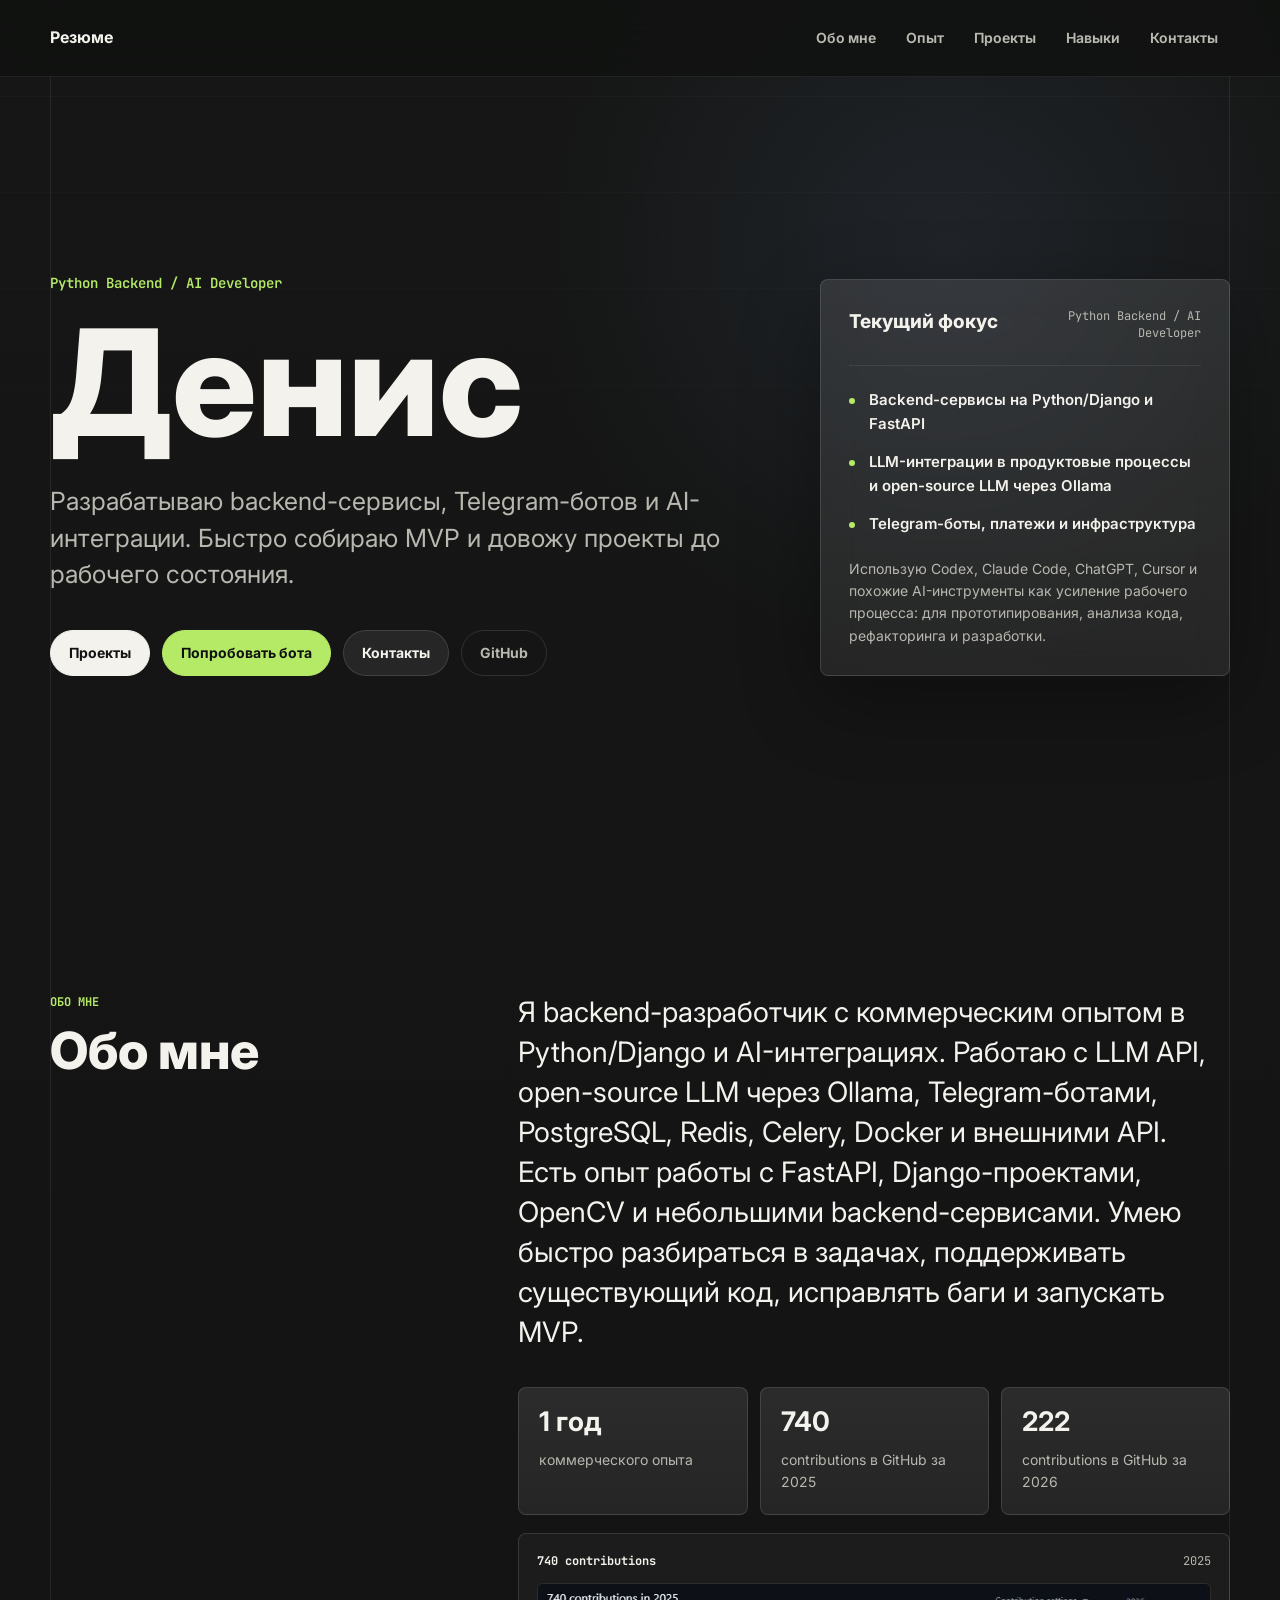
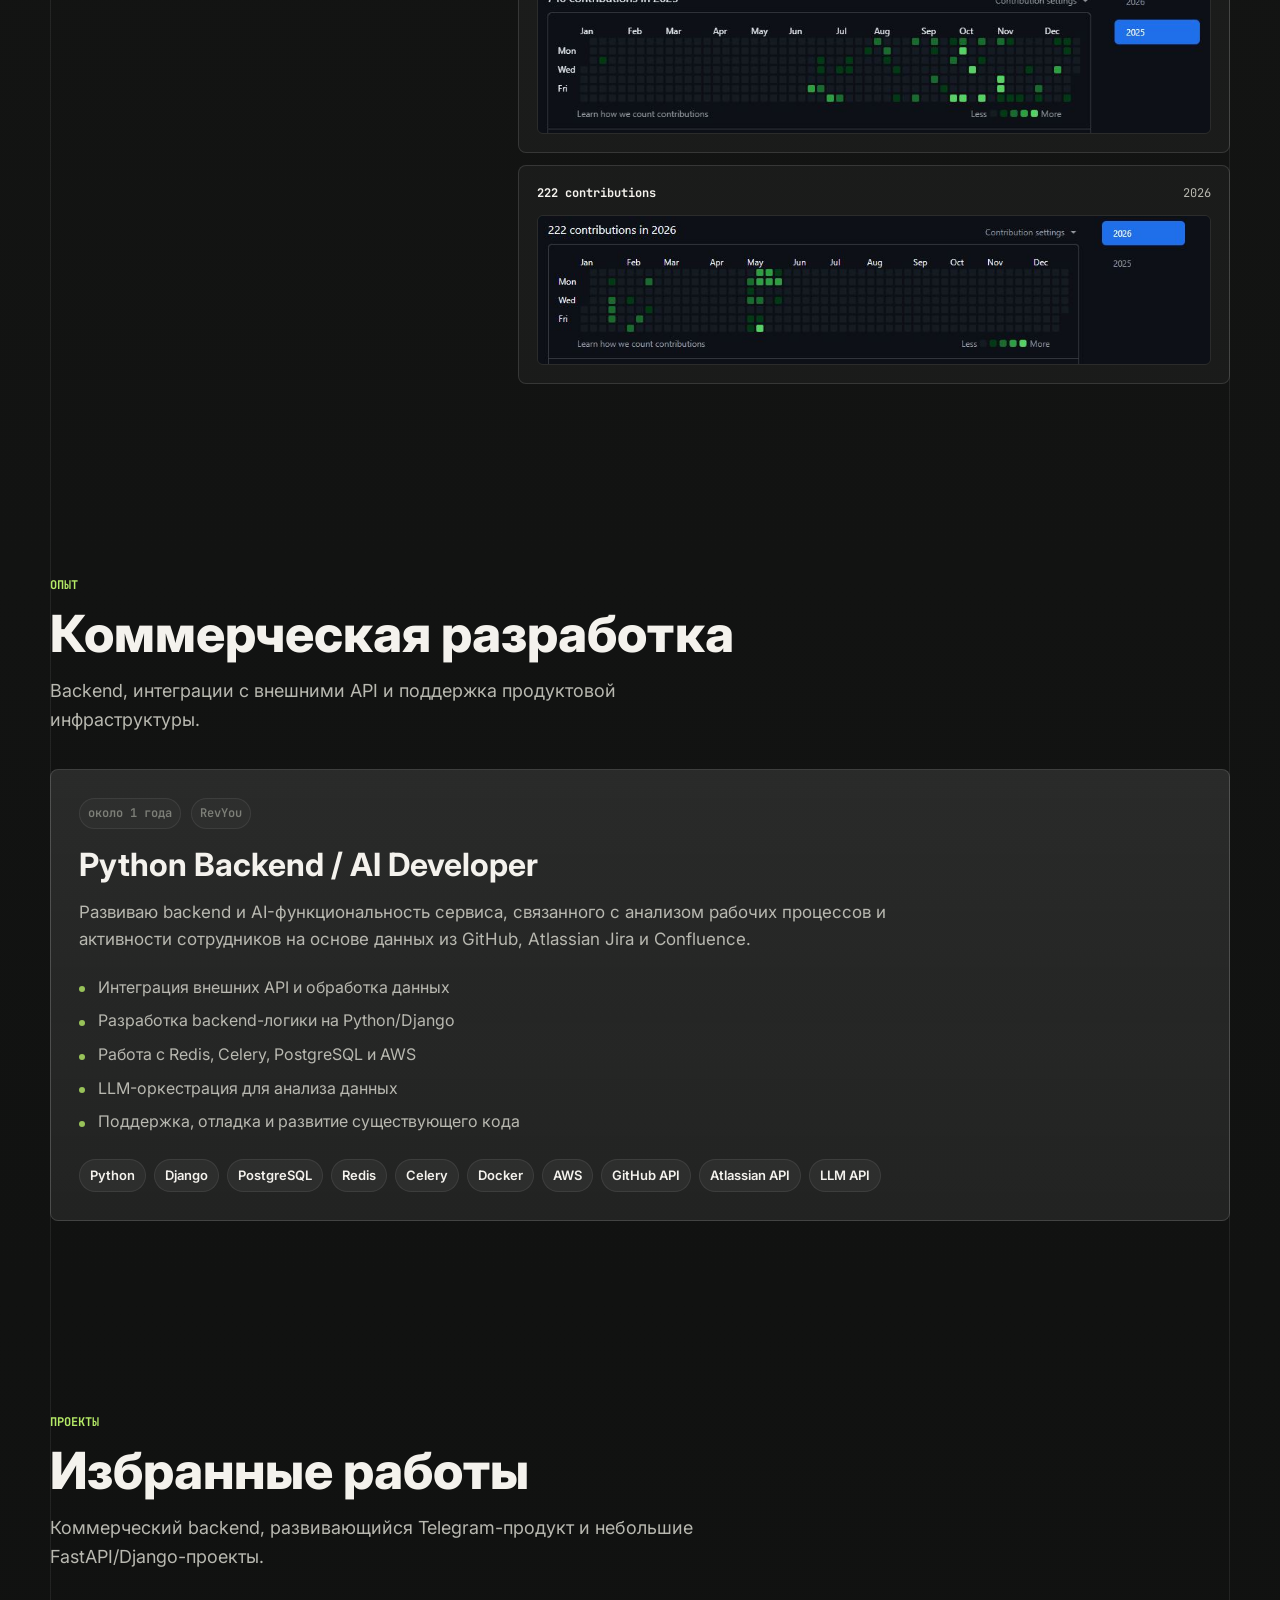
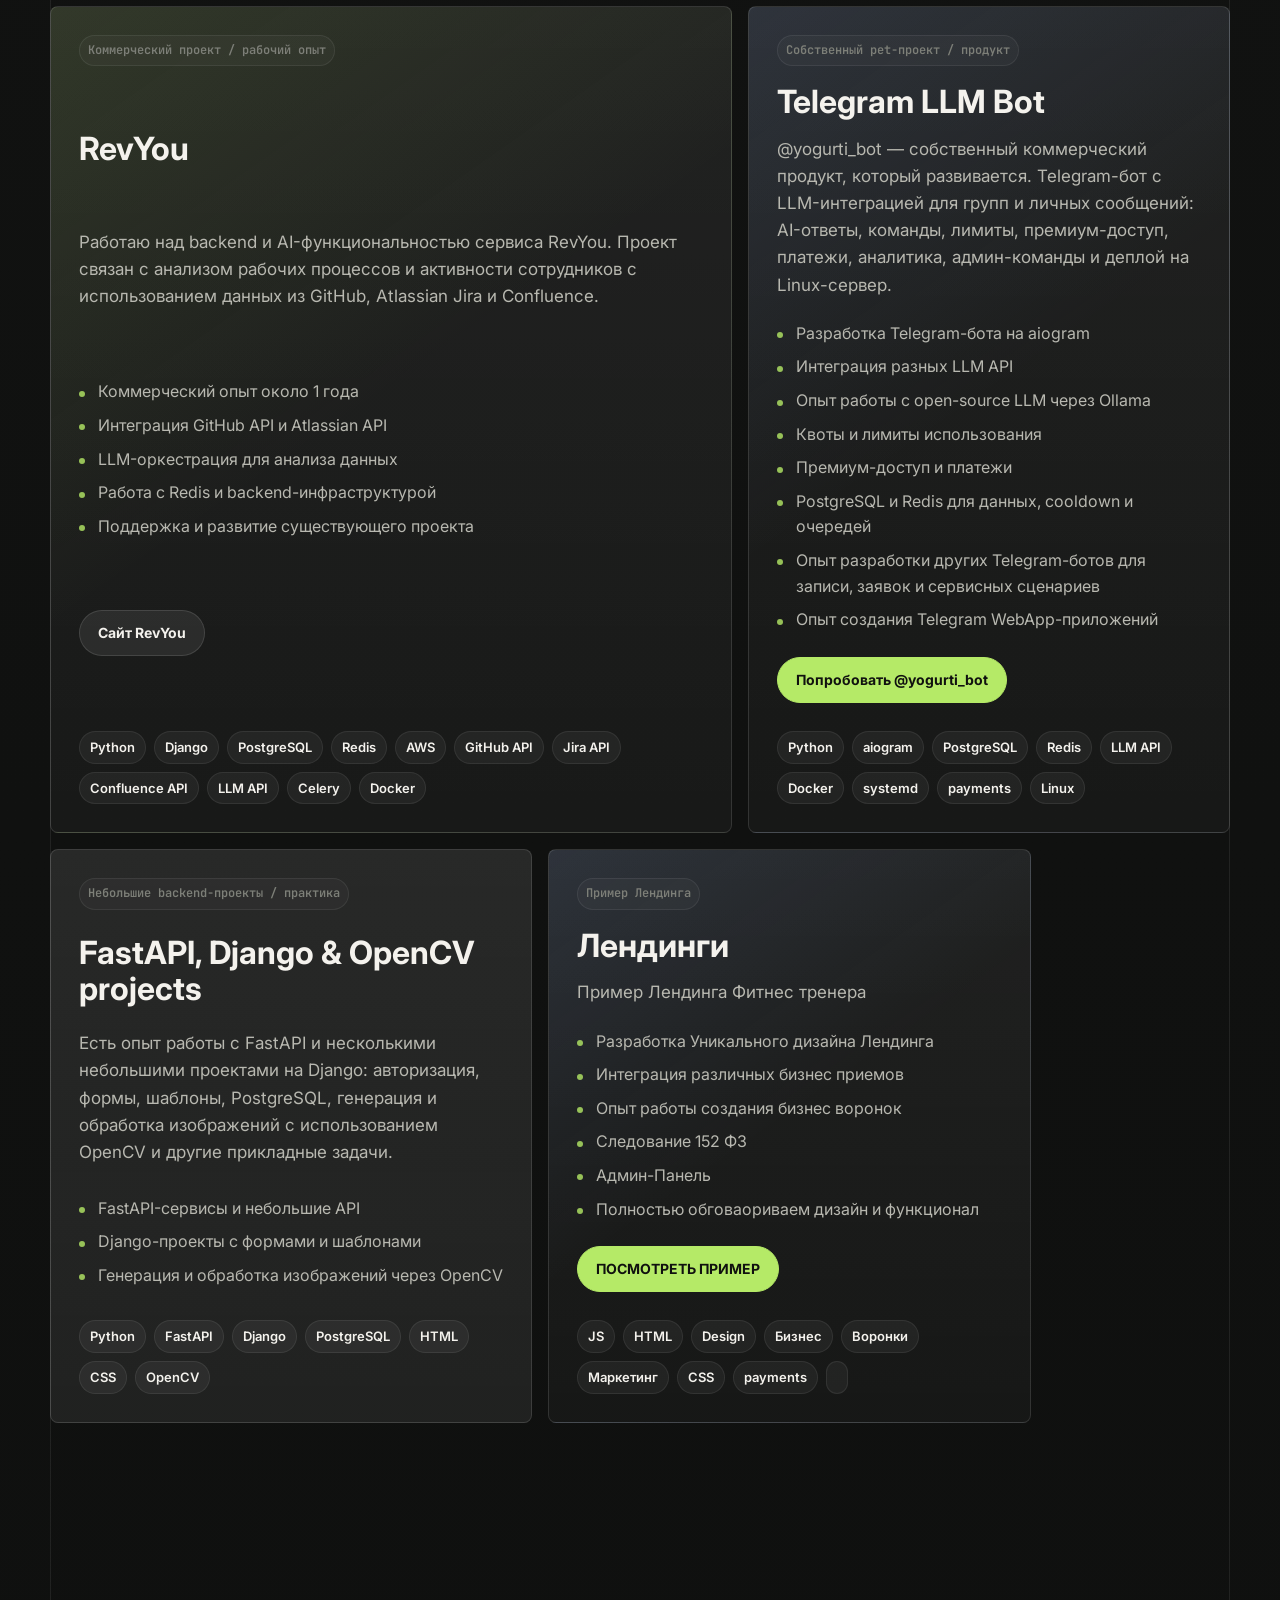
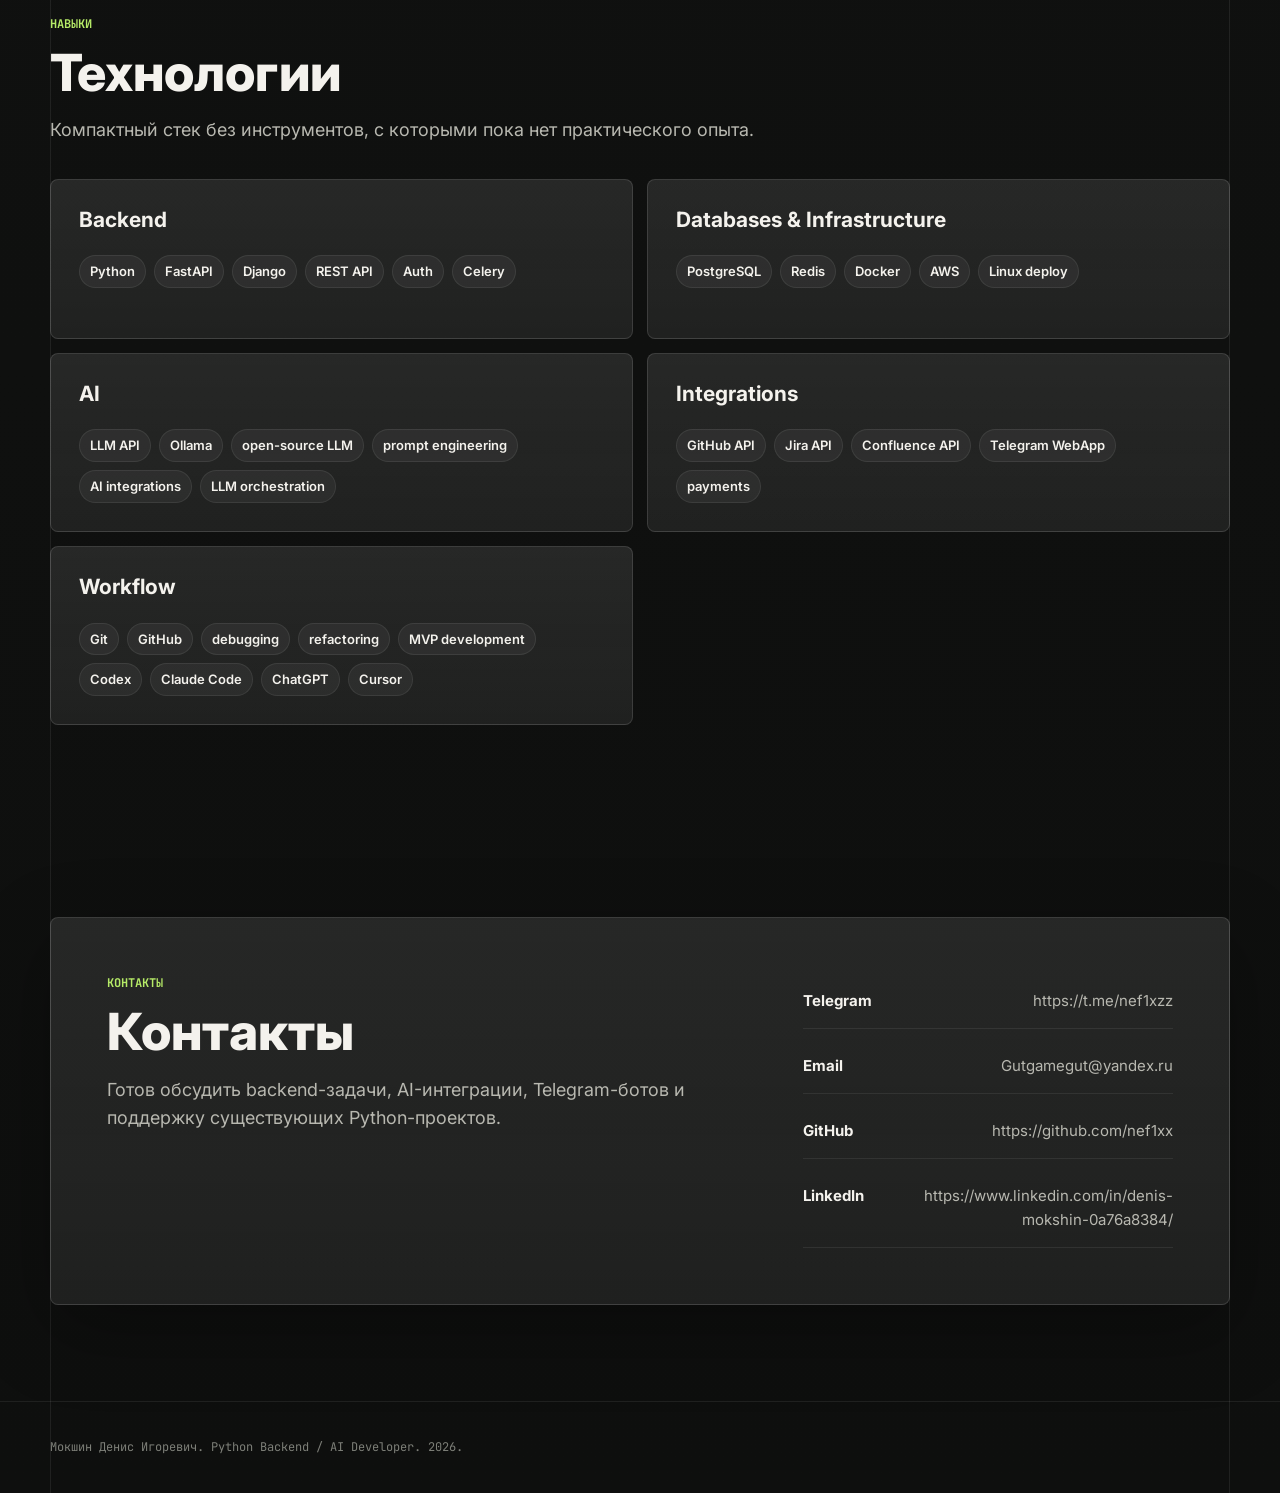
<file: index.html>
<!doctype html>
<html lang="ru">
  <head>
    <meta charset="utf-8">
    <meta name="viewport" content="width=device-width, initial-scale=1">
    <!-- Google tag (gtag.js) -->
    <script async src="https://www.googletagmanager.com/gtag/js?id=G-G2DSZB4EBX"></script>
    <script>
      window.dataLayer = window.dataLayer || [];
      function gtag(){dataLayer.push(arguments);}
      gtag('js', new Date());

      gtag('config', 'G-G2DSZB4EBX');
    </script>
    <meta name="description" content="Портфолио Python Backend / AI Developer">
    <title>Портфолио разработчика</title>
    <link rel="preconnect" href="https://fonts.googleapis.com">
    <link rel="preconnect" href="https://fonts.gstatic.com" crossorigin>
    <link href="https://fonts.googleapis.com/css2?family=Inter:wght@400;500;600;700;800&family=JetBrains+Mono:wght@500;600&display=swap" rel="stylesheet">
    <link rel="stylesheet" href="assets/css/style.css">
  </head>
  <body>
    <a class="skip-link" href="#main">К содержанию</a>

    <header class="site-header" data-header>
      <div class="container header-inner">
        <a class="brand" href="#hero" aria-label="На главную">
          <span class="brand-mark" data-brand-mark></span>
          <span class="brand-text" data-brand-text></span>
        </a>

        <button class="menu-button" type="button" data-menu-button aria-expanded="false" aria-controls="site-nav">
          <span></span>
          <span></span>
          <span></span>
          <span class="sr-only">Открыть меню</span>
        </button>

        <nav class="site-nav" id="site-nav" data-nav></nav>
      </div>
    </header>

    <main id="main">
      <section class="hero section" id="hero" data-section="hero"></section>
      <section class="section" id="about" data-section="about"></section>
      <section class="section" id="experience" data-section="experience"></section>
      <section class="section" id="projects" data-section="projects"></section>
      <section class="section" id="skills" data-section="skills"></section>
      <section class="section" id="contacts" data-section="contacts"></section>
    </main>

    <footer class="site-footer">
      <div class="container">
        <p data-footer></p>
      </div>
    </footer>

    <noscript>
      <div class="noscript">Для просмотра портфолио включите JavaScript.</div>
    </noscript>

    <script src="assets/js/main.js"></script>
  </body>
</html>
</file>
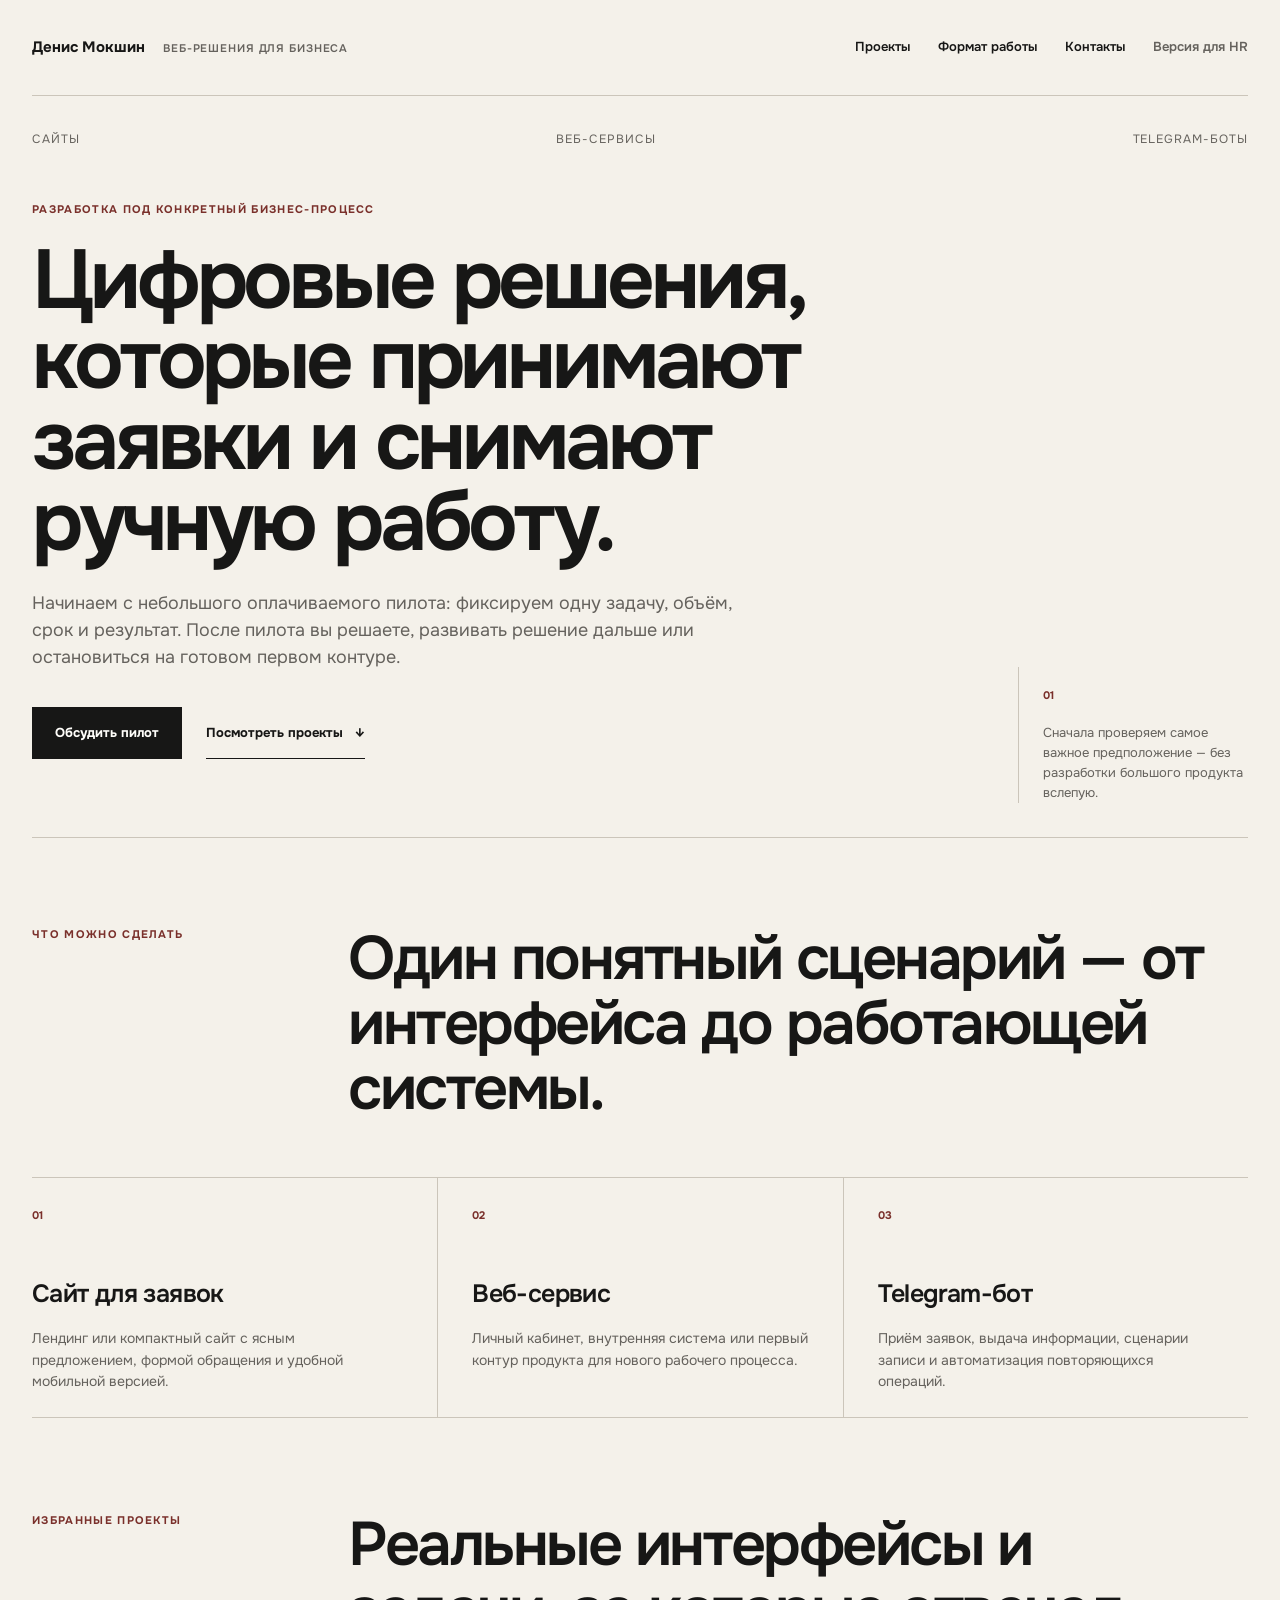
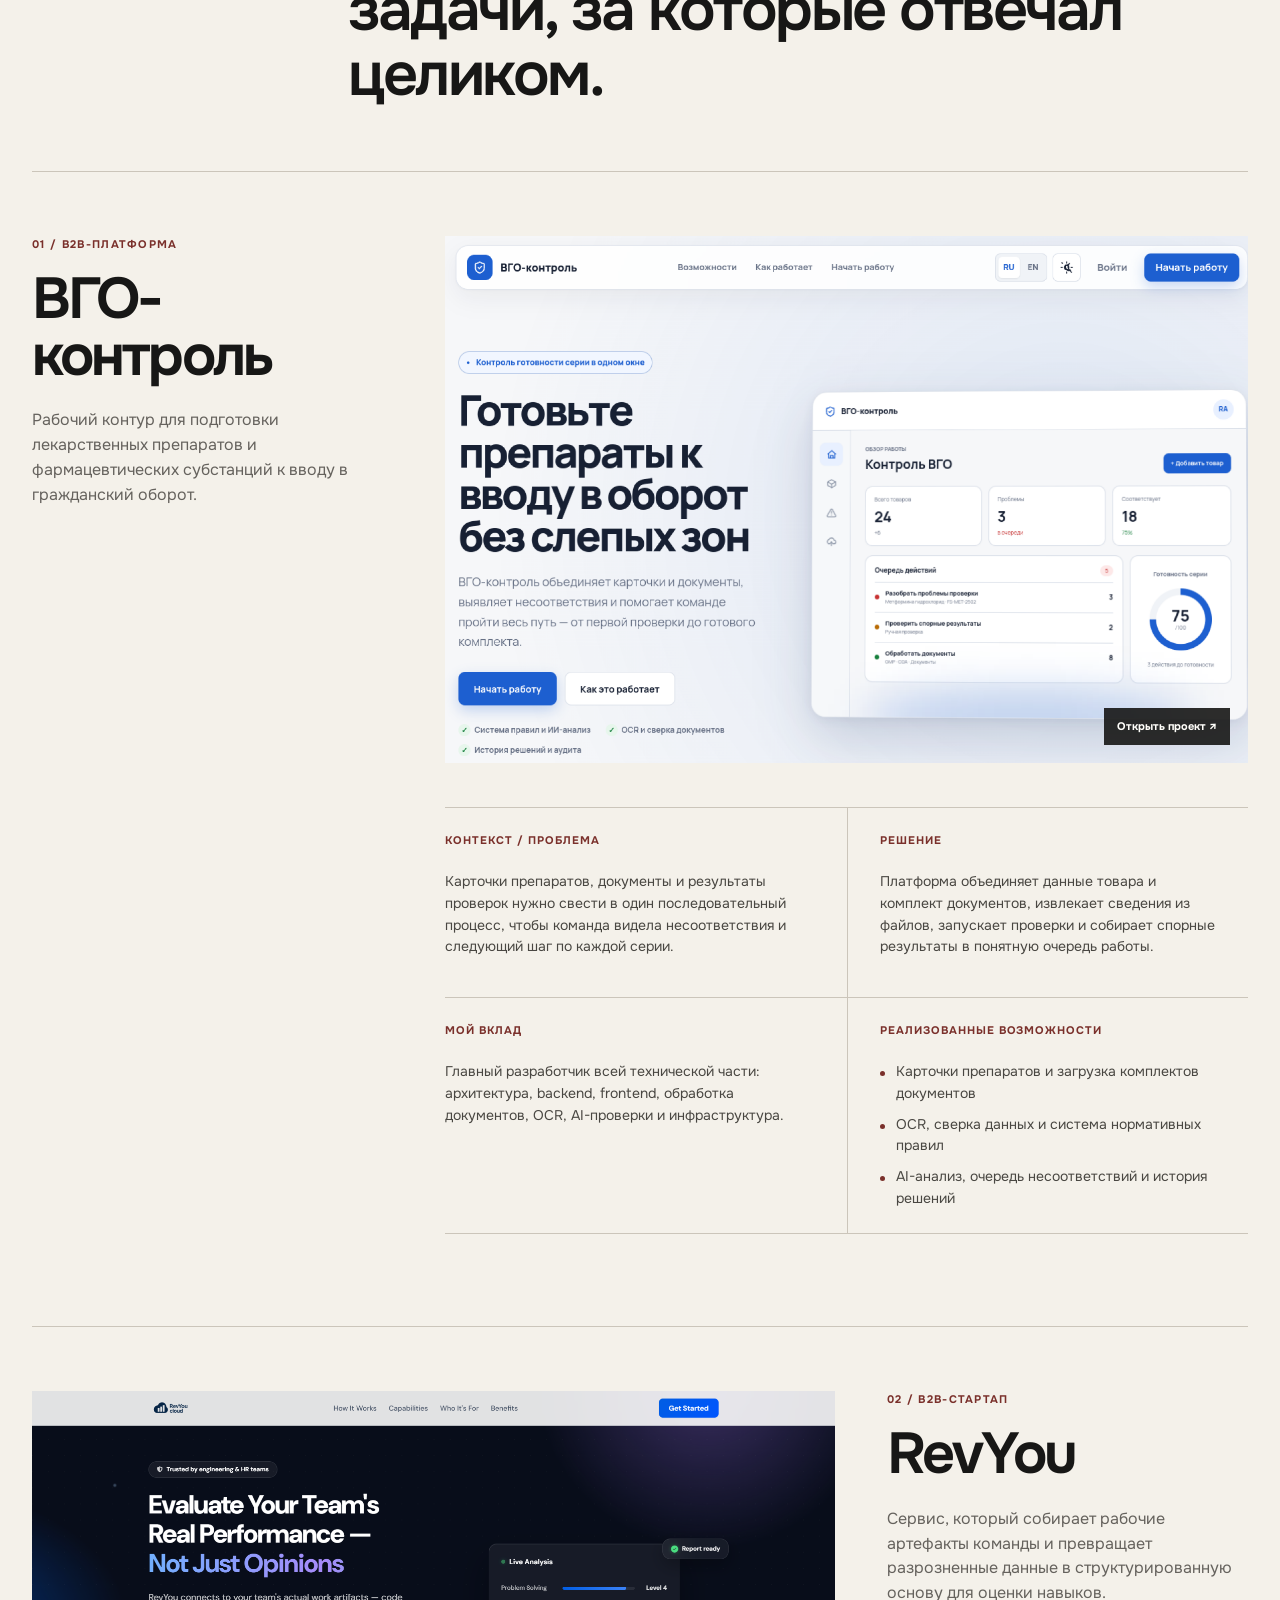
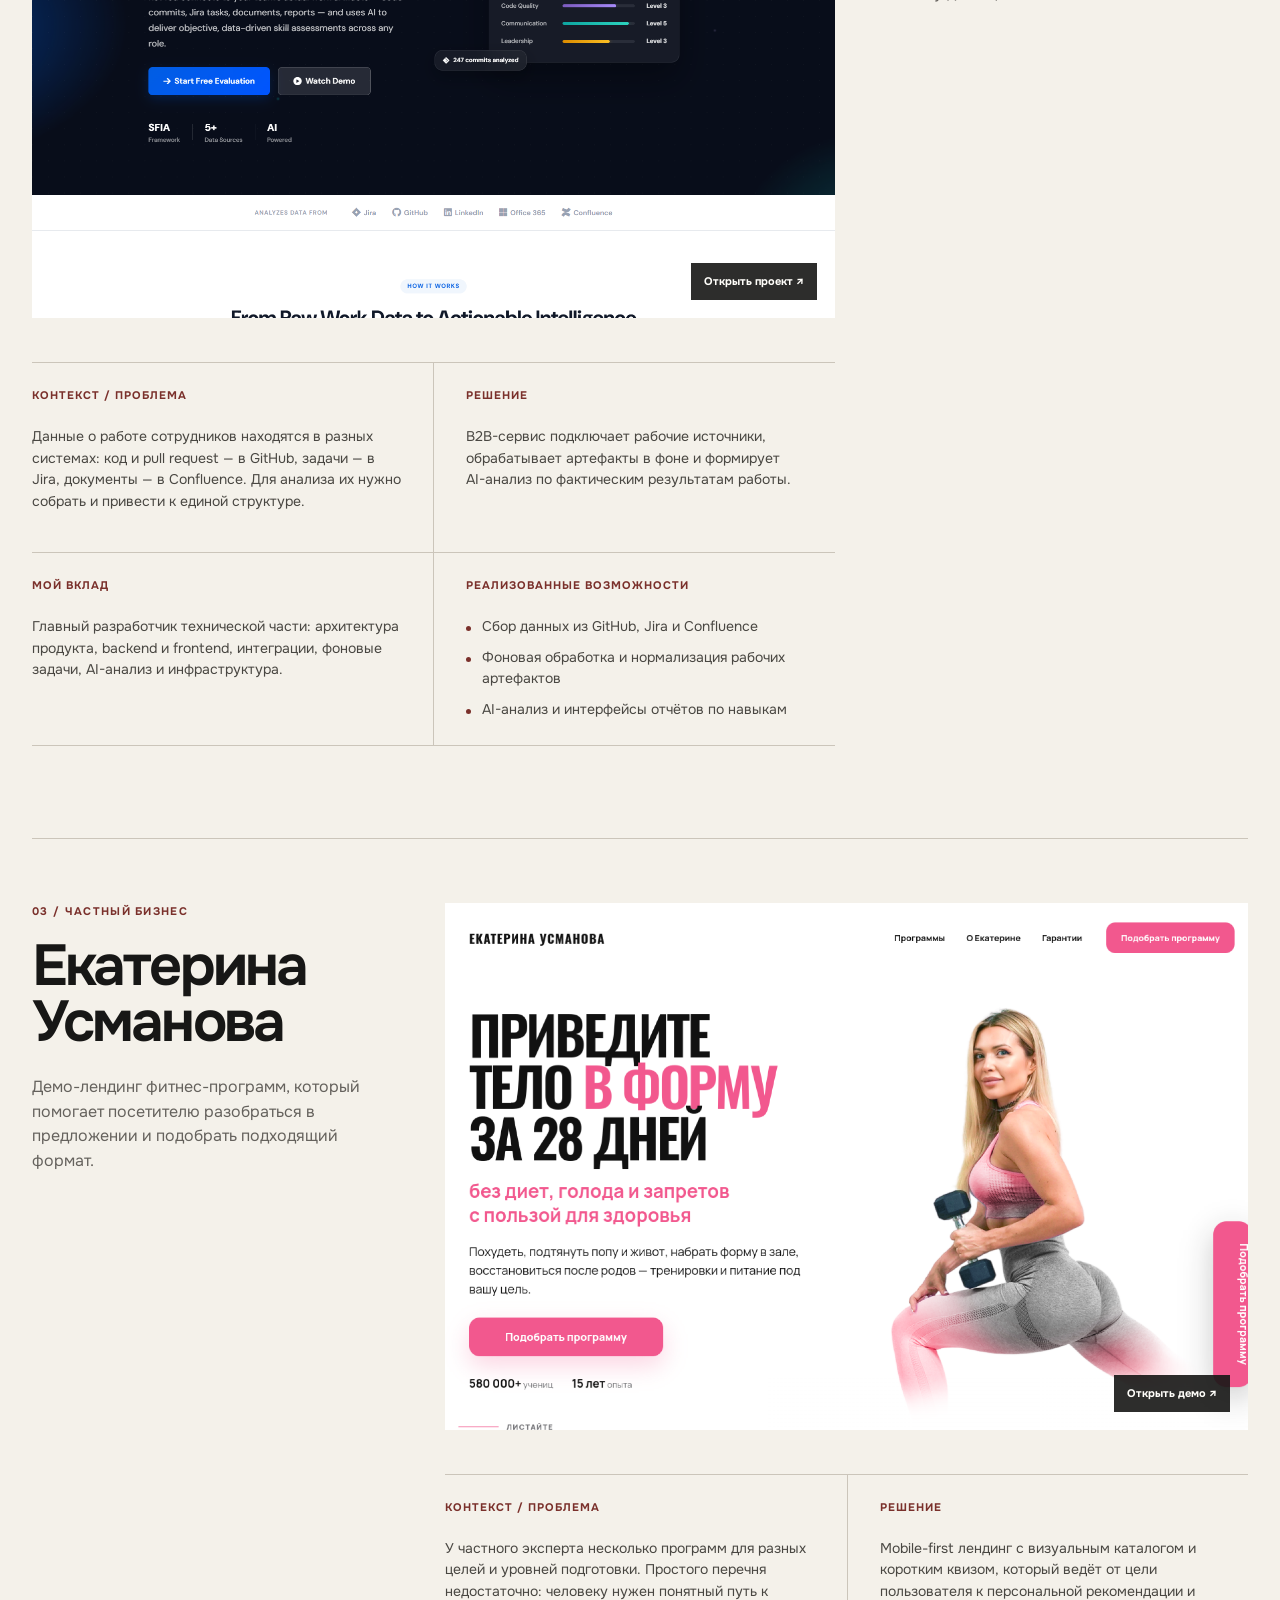
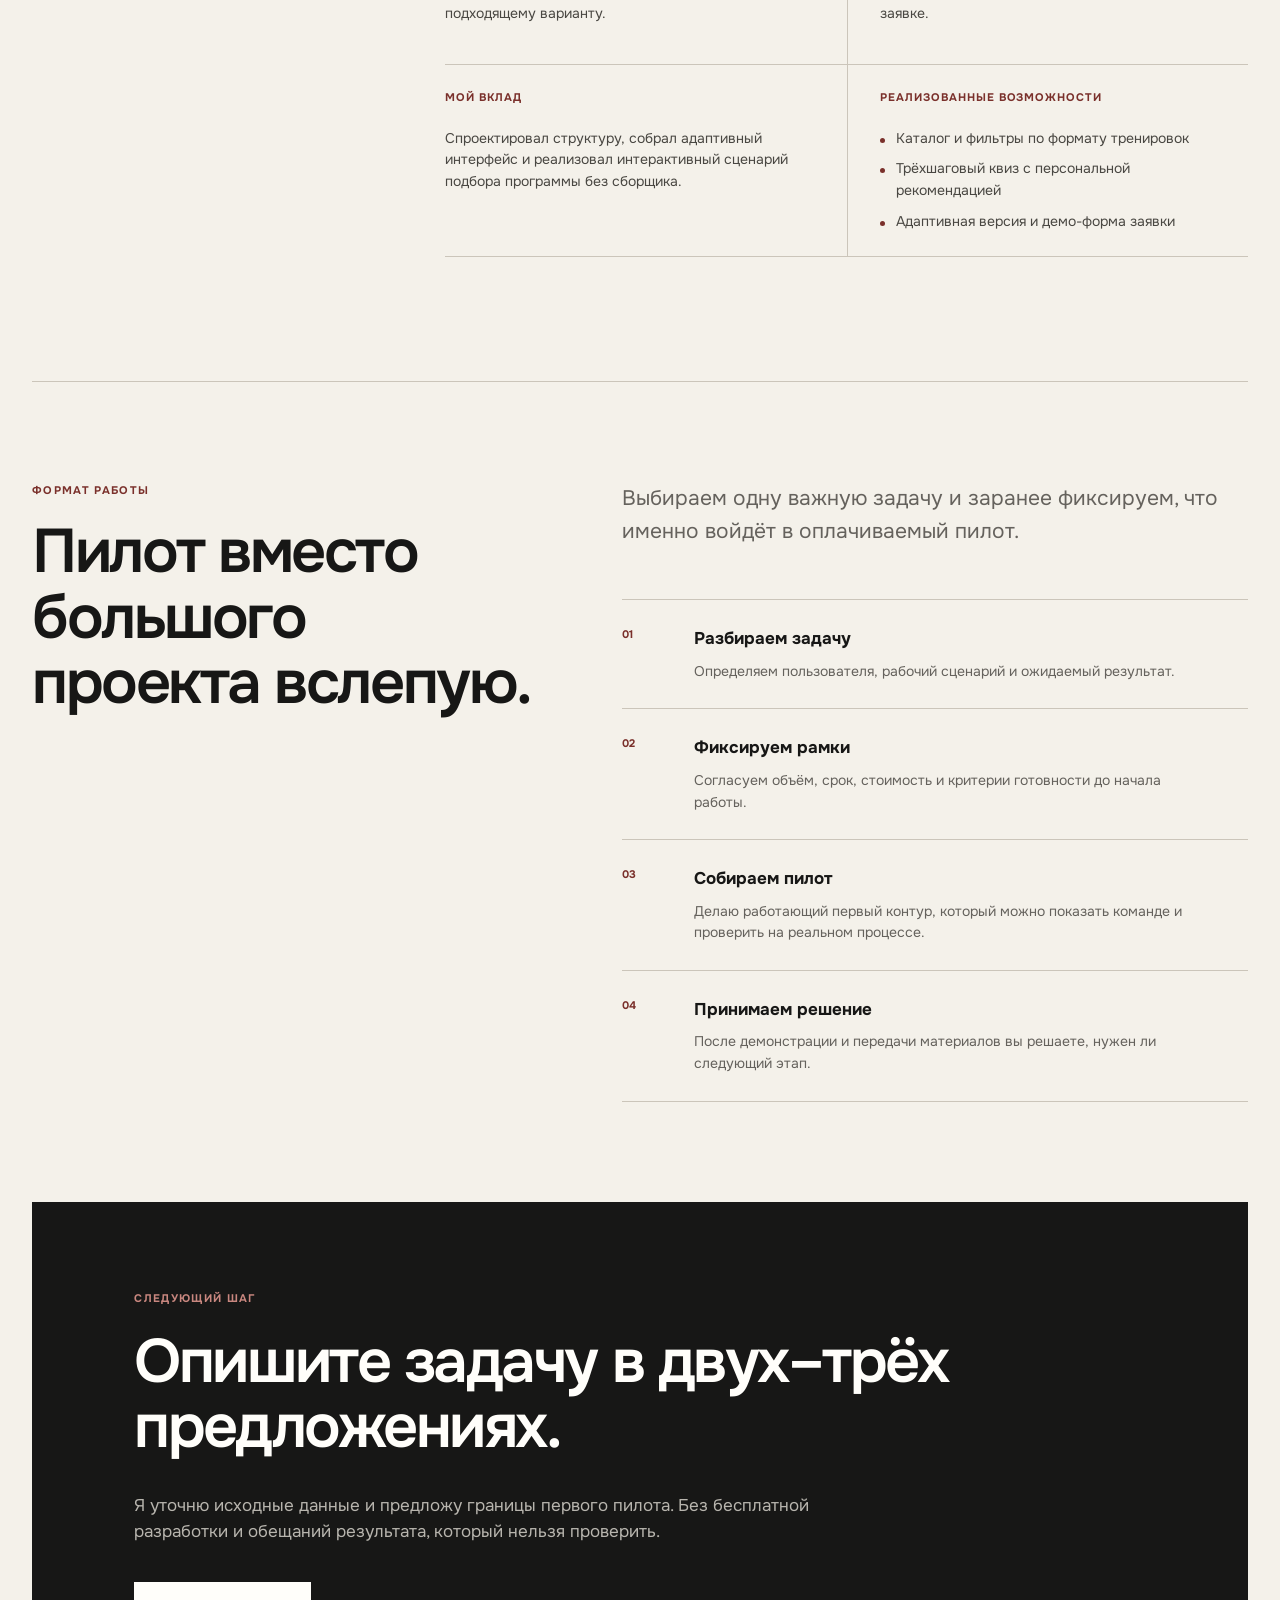
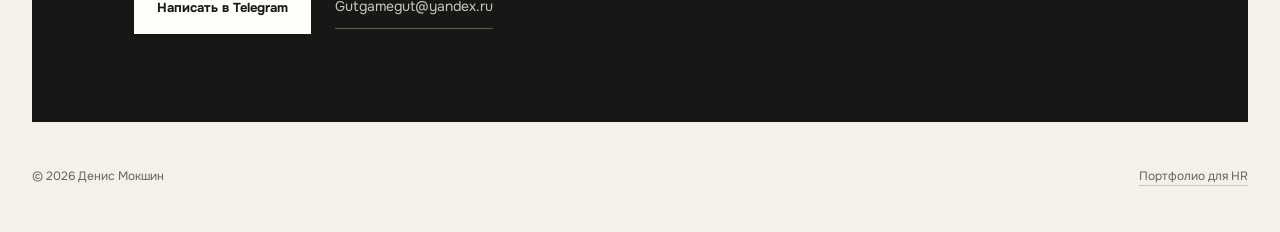
<file: business/index.html>
<!doctype html>
<html lang="ru">
  <head>
    <meta charset="utf-8">
    <meta name="viewport" content="width=device-width, initial-scale=1">
    <meta name="description" content="Сайты, веб-сервисы и Telegram-боты для заявок и автоматизации. Небольшой оплачиваемый пилот с фиксированным объёмом.">
    <meta name="theme-color" content="#f4f1ea">
    <title>Денис Мокшин — веб-решения для бизнеса</title>
    <link rel="preconnect" href="https://fonts.googleapis.com">
    <link rel="preconnect" href="https://fonts.gstatic.com" crossorigin>
    <link href="https://fonts.googleapis.com/css2?family=Onest:wght@400;500;600;700&display=swap" rel="stylesheet">
    <link rel="stylesheet" href="assets/style.css">
  </head>
  <body>
    <a class="skip-link" href="#main">К содержанию</a>

    <header class="site-header">
      <a class="brand" href="#top" aria-label="В начало страницы">
        <span>Денис Мокшин</span>
        <small>Веб-решения для бизнеса</small>
      </a>
      <nav class="site-nav" aria-label="Основная навигация">
        <a href="#projects">Проекты</a>
        <a href="#pilot">Формат работы</a>
        <a href="#contact">Контакты</a>
        <a class="nav-secondary" href="../">Версия для HR</a>
      </nav>
    </header>

    <main id="main">
      <section class="hero" id="top">
        <div class="hero-kicker" aria-hidden="true">
          <span>Сайты</span>
          <span>Веб-сервисы</span>
          <span>Telegram-боты</span>
        </div>
        <div class="hero-copy">
          <p class="eyebrow">Разработка под конкретный бизнес-процесс</p>
          <h1>Цифровые решения, которые принимают заявки и снимают ручную работу.</h1>
          <p class="hero-lead">Начинаем с небольшого оплачиваемого пилота: фиксируем одну задачу, объём, срок и результат. После пилота вы решаете, развивать решение дальше или остановиться на готовом первом контуре.</p>
          <div class="hero-actions">
            <a class="button button-primary" href="https://t.me/nef1xzz" target="_blank" rel="noreferrer">Обсудить пилот</a>
            <a class="button button-text" href="#projects">Посмотреть проекты <span aria-hidden="true">↓</span></a>
          </div>
        </div>
        <div class="hero-note">
          <span>01</span>
          <p>Сначала проверяем самое важное предположение — без разработки большого продукта вслепую.</p>
        </div>
      </section>

      <section class="offer" aria-labelledby="offer-title">
        <div class="section-intro">
          <p class="eyebrow">Что можно сделать</p>
          <h2 id="offer-title">Один понятный сценарий — от интерфейса до работающей системы.</h2>
        </div>
        <div class="offer-list">
          <article>
            <span>01</span>
            <h3>Сайт для заявок</h3>
            <p>Лендинг или компактный сайт с ясным предложением, формой обращения и удобной мобильной версией.</p>
          </article>
          <article>
            <span>02</span>
            <h3>Веб-сервис</h3>
            <p>Личный кабинет, внутренняя система или первый контур продукта для нового рабочего процесса.</p>
          </article>
          <article>
            <span>03</span>
            <h3>Telegram-бот</h3>
            <p>Приём заявок, выдача информации, сценарии записи и автоматизация повторяющихся операций.</p>
          </article>
        </div>
      </section>

      <section class="projects" id="projects" aria-labelledby="projects-title">
        <div class="projects-heading">
          <p class="eyebrow">Избранные проекты</p>
          <h2 id="projects-title">Реальные интерфейсы и задачи, за которые отвечал целиком.</h2>
        </div>

        <article class="case case-vgo">
          <div class="case-heading">
            <p class="case-index">01 / B2B-платформа</p>
            <h3>ВГО-контроль</h3>
            <p class="case-summary">Рабочий контур для подготовки лекарственных препаратов и фармацевтических субстанций к вводу в гражданский оборот.</p>
          </div>
          <a class="case-media" href="https://dev.vgo.revyou.cloud/" target="_blank" rel="noreferrer" aria-label="Открыть ВГО-контроль">
            <img src="assets/images/vgo-control.png" alt="Интерфейс платформы ВГО-контроль" loading="lazy">
            <span>Открыть проект ↗</span>
          </a>
          <div class="case-story">
            <div>
              <h4>Контекст / проблема</h4>
              <p>Карточки препаратов, документы и результаты проверок нужно свести в один последовательный процесс, чтобы команда видела несоответствия и следующий шаг по каждой серии.</p>
            </div>
            <div>
              <h4>Решение</h4>
              <p>Платформа объединяет данные товара и комплект документов, извлекает сведения из файлов, запускает проверки и собирает спорные результаты в понятную очередь работы.</p>
            </div>
            <div>
              <h4>Мой вклад</h4>
              <p>Главный разработчик всей технической части: архитектура, backend, frontend, обработка документов, OCR, AI-проверки и инфраструктура.</p>
            </div>
            <div>
              <h4>Реализованные возможности</h4>
              <ul>
                <li>Карточки препаратов и загрузка комплектов документов</li>
                <li>OCR, сверка данных и система нормативных правил</li>
                <li>AI-анализ, очередь несоответствий и история решений</li>
              </ul>
            </div>
          </div>
        </article>

        <article class="case case-revyou">
          <div class="case-heading">
            <p class="case-index">02 / B2B-стартап</p>
            <h3>RevYou</h3>
            <p class="case-summary">Сервис, который собирает рабочие артефакты команды и превращает разрозненные данные в структурированную основу для оценки навыков.</p>
          </div>
          <a class="case-media" href="https://dev.revyou.cloud/" target="_blank" rel="noreferrer" aria-label="Открыть RevYou">
            <img src="assets/images/revyou.png" alt="Интерфейс сервиса RevYou" loading="lazy">
            <span>Открыть проект ↗</span>
          </a>
          <div class="case-story">
            <div>
              <h4>Контекст / проблема</h4>
              <p>Данные о работе сотрудников находятся в разных системах: код и pull request — в GitHub, задачи — в Jira, документы — в Confluence. Для анализа их нужно собрать и привести к единой структуре.</p>
            </div>
            <div>
              <h4>Решение</h4>
              <p>B2B-сервис подключает рабочие источники, обрабатывает артефакты в фоне и формирует AI-анализ по фактическим результатам работы.</p>
            </div>
            <div>
              <h4>Мой вклад</h4>
              <p>Главный разработчик технической части: архитектура продукта, backend и frontend, интеграции, фоновые задачи, AI-анализ и инфраструктура.</p>
            </div>
            <div>
              <h4>Реализованные возможности</h4>
              <ul>
                <li>Сбор данных из GitHub, Jira и Confluence</li>
                <li>Фоновая обработка и нормализация рабочих артефактов</li>
                <li>AI-анализ и интерфейсы отчётов по навыкам</li>
              </ul>
            </div>
          </div>
        </article>

        <article class="case case-usmanova">
          <div class="case-heading">
            <p class="case-index">03 / Частный бизнес</p>
            <h3>Екатерина Усманова</h3>
            <p class="case-summary">Демо-лендинг фитнес-программ, который помогает посетителю разобраться в предложении и подобрать подходящий формат.</p>
          </div>
          <a class="case-media" href="https://nef1xx.github.io/test_usmanova/" target="_blank" rel="noreferrer" aria-label="Открыть демо-лендинг Екатерины Усмановой">
            <img src="assets/images/usmanova.png" alt="Демо-лендинг фитнес-программ Екатерины Усмановой" loading="lazy">
            <span>Открыть демо ↗</span>
          </a>
          <div class="case-story">
            <div>
              <h4>Контекст / проблема</h4>
              <p>У частного эксперта несколько программ для разных целей и уровней подготовки. Простого перечня недостаточно: человеку нужен понятный путь к подходящему варианту.</p>
            </div>
            <div>
              <h4>Решение</h4>
              <p>Mobile-first лендинг с визуальным каталогом и коротким квизом, который ведёт от цели пользователя к персональной рекомендации и заявке.</p>
            </div>
            <div>
              <h4>Мой вклад</h4>
              <p>Спроектировал структуру, собрал адаптивный интерфейс и реализовал интерактивный сценарий подбора программы без сборщика.</p>
            </div>
            <div>
              <h4>Реализованные возможности</h4>
              <ul>
                <li>Каталог и фильтры по формату тренировок</li>
                <li>Трёхшаговый квиз с персональной рекомендацией</li>
                <li>Адаптивная версия и демо-форма заявки</li>
              </ul>
            </div>
          </div>
        </article>
      </section>

      <section class="pilot" id="pilot" aria-labelledby="pilot-title">
        <div class="pilot-title">
          <p class="eyebrow">Формат работы</p>
          <h2 id="pilot-title">Пилот вместо большого проекта вслепую.</h2>
        </div>
        <div class="pilot-copy">
          <p class="pilot-lead">Выбираем одну важную задачу и заранее фиксируем, что именно войдёт в оплачиваемый пилот.</p>
          <ol>
            <li><span>01</span><div><strong>Разбираем задачу</strong><p>Определяем пользователя, рабочий сценарий и ожидаемый результат.</p></div></li>
            <li><span>02</span><div><strong>Фиксируем рамки</strong><p>Согласуем объём, срок, стоимость и критерии готовности до начала работы.</p></div></li>
            <li><span>03</span><div><strong>Собираем пилот</strong><p>Делаю работающий первый контур, который можно показать команде и проверить на реальном процессе.</p></div></li>
            <li><span>04</span><div><strong>Принимаем решение</strong><p>После демонстрации и передачи материалов вы решаете, нужен ли следующий этап.</p></div></li>
          </ol>
        </div>
      </section>

      <section class="contact" id="contact" aria-labelledby="contact-title">
        <p class="eyebrow">Следующий шаг</p>
        <h2 id="contact-title">Опишите задачу в двух–трёх предложениях.</h2>
        <p>Я уточню исходные данные и предложу границы первого пилота. Без бесплатной разработки и обещаний результата, который нельзя проверить.</p>
        <div class="contact-actions">
          <a class="button button-primary" href="https://t.me/nef1xzz" target="_blank" rel="noreferrer">Написать в Telegram</a>
          <a class="contact-email" href="mailto:Gutgamegut@yandex.ru">Gutgamegut@yandex.ru</a>
        </div>
      </section>
    </main>

    <footer class="site-footer">
      <p>© <span data-year>2026</span> Денис Мокшин</p>
      <a href="../">Портфолио для HR</a>
    </footer>

    <script src="assets/main.js"></script>
  </body>
</html>
</file>
<file: assets/css/style.css>
:root {
  --bg: #111211;
  --bg-soft: #171817;
  --surface: rgba(255, 255, 255, 0.045);
  --surface-strong: rgba(255, 255, 255, 0.075);
  --line: rgba(255, 255, 255, 0.12);
  --line-soft: rgba(255, 255, 255, 0.075);
  --text: #f4f2ed;
  --muted: #b8b8b0;
  --muted-2: #7d7f78;
  --accent: #b5ea67;
  --accent-soft: rgba(181, 234, 103, 0.14);
  --accent-blue: #92b6ff;
  --shadow: 0 24px 80px rgba(0, 0, 0, 0.32);
  --radius: 8px;
  --container: 1180px;
  --font: "Inter", system-ui, -apple-system, BlinkMacSystemFont, "Segoe UI", sans-serif;
  --mono: "JetBrains Mono", "SFMono-Regular", Consolas, monospace;
}

* {
  box-sizing: border-box;
}

html {
  scroll-behavior: smooth;
}

body {
  margin: 0;
  min-width: 320px;
  overflow-x: hidden;
  background:
    linear-gradient(90deg, transparent 0, transparent calc(50% - 590px), var(--line-soft) calc(50% - 590px), var(--line-soft) calc(50% - 589px), transparent calc(50% - 589px), transparent calc(50% + 589px), var(--line-soft) calc(50% + 589px), var(--line-soft) calc(50% + 590px), transparent calc(50% + 590px)),
    radial-gradient(circle at 74% 4%, rgba(146, 182, 255, 0.09), transparent 26rem),
    linear-gradient(180deg, #151615 0%, var(--bg) 46%, #0e0f0e 100%);
  color: var(--text);
  font-family: var(--font);
  font-size: 16px;
  line-height: 1.6;
  letter-spacing: 0;
}

body::before {
  position: fixed;
  inset: 0;
  z-index: -1;
  pointer-events: none;
  content: "";
  background-image: linear-gradient(rgba(255, 255, 255, 0.028) 1px, transparent 1px);
  background-size: 100% 96px;
  mask-image: linear-gradient(180deg, black, transparent 68%);
}

a {
  color: inherit;
  text-decoration: none;
}

p,
h1,
h2,
h3 {
  margin: 0;
}

button {
  font: inherit;
}

.container {
  width: calc(100% - 48px);
  max-width: var(--container);
  margin-inline: auto;
}

.skip-link,
.sr-only {
  position: absolute;
  width: 1px;
  height: 1px;
  padding: 0;
  margin: -1px;
  overflow: hidden;
  clip: rect(0, 0, 0, 0);
  white-space: nowrap;
  border: 0;
}

.skip-link:focus {
  z-index: 20;
  width: auto;
  height: auto;
  padding: 10px 14px;
  margin: 16px;
  clip: auto;
  color: #0d0e0d;
  background: var(--accent);
  border-radius: var(--radius);
}

.site-header {
  position: sticky;
  top: 0;
  z-index: 10;
  border-bottom: 1px solid var(--line-soft);
  background: rgba(17, 18, 17, 0.82);
  backdrop-filter: blur(18px);
}

.header-inner {
  display: flex;
  align-items: center;
  justify-content: space-between;
  min-height: 76px;
  gap: 28px;
}

.brand {
  display: inline-flex;
  align-items: center;
  font-weight: 700;
}

.brand-mark[hidden] {
  display: none;
}

.brand-mark {
  display: grid;
  width: 38px;
  height: 38px;
  place-items: center;
  color: #0e0f0e;
  background: var(--text);
  border-radius: 50%;
  font-size: 18px;
  line-height: 1;
}

.brand-text {
  color: var(--text);
  font-size: 16px;
  letter-spacing: 0;
}

.site-nav {
  display: flex;
  align-items: center;
  gap: 6px;
}

.site-nav a {
  padding: 9px 12px;
  color: var(--muted);
  border-radius: var(--radius);
  font-size: 14px;
  font-weight: 650;
  transition: color 180ms ease, background 180ms ease;
}

.site-nav a:hover,
.site-nav a:focus-visible {
  color: var(--text);
  background: rgba(255, 255, 255, 0.055);
  outline: none;
}

.menu-button {
  display: none;
  width: 42px;
  height: 42px;
  align-items: center;
  justify-content: center;
  flex-direction: column;
  gap: 5px;
  color: var(--text);
  background: transparent;
  border: 1px solid var(--line);
  border-radius: var(--radius);
  cursor: pointer;
}

.menu-button span:not(.sr-only) {
  width: 18px;
  height: 2px;
  background: currentColor;
  border-radius: 999px;
}

.section {
  padding: 96px 0;
  scroll-margin-top: 96px;
}

.hero {
  min-height: clamp(640px, calc(100vh - 76px), 820px);
  display: flex;
  align-items: center;
  padding: 86px 0 112px;
}

.hero-grid {
  display: grid;
  grid-template-columns: minmax(0, 1.26fr) minmax(320px, 0.74fr);
  gap: 72px;
  align-items: end;
}

.hero-copy {
  min-width: 0;
  max-width: 790px;
}

.hero-role,
.section-label,
.card-meta,
.focus-card-top,
.site-footer {
  font-family: var(--mono);
}

.hero-role {
  color: var(--accent);
  font-size: 14px;
  font-weight: 600;
  margin-bottom: 22px;
}

.hero h1 {
  max-width: 820px;
  font-size: clamp(64px, 12vw, 148px);
  font-weight: 800;
  line-height: 0.9;
  letter-spacing: 0;
}

.hero-description {
  max-width: 680px;
  margin-top: 34px;
  color: var(--muted);
  font-size: clamp(20px, 2vw, 25px);
  line-height: 1.45;
}

.hero-actions {
  display: flex;
  flex-wrap: wrap;
  gap: 12px;
  margin-top: 38px;
}

.button {
  display: inline-flex;
  min-height: 46px;
  align-items: center;
  justify-content: center;
  padding: 0 18px;
  border: 1px solid var(--line);
  border-radius: 999px;
  font-size: 14px;
  font-weight: 700;
  transition: transform 180ms ease, border-color 180ms ease, background 180ms ease, color 180ms ease;
}

.button:hover,
.button:focus-visible {
  transform: translateY(-1px);
  outline: none;
}

.button-primary {
  color: #111211;
  background: var(--text);
  border-color: var(--text);
}

.button-secondary {
  color: var(--text);
  background: var(--surface-strong);
}

.button-ghost {
  color: var(--muted);
  background: transparent;
}

.button-ghost:hover {
  color: var(--text);
}

.button-accent {
  color: #10110f;
  background: var(--accent);
  border-color: var(--accent);
}

.focus-card,
.experience-card,
.project-card,
.skill-group,
.contact-panel,
.fact-card,
.error-box {
  min-width: 0;
  border: 1px solid var(--line);
  border-radius: var(--radius);
  background:
    linear-gradient(180deg, rgba(255, 255, 255, 0.064), rgba(255, 255, 255, 0.032)),
    var(--surface);
  box-shadow: var(--shadow);
}

.focus-card {
  padding: 28px;
  backdrop-filter: blur(18px);
}

.focus-card-top {
  display: flex;
  align-items: flex-start;
  justify-content: space-between;
  gap: 18px;
  padding-bottom: 22px;
  border-bottom: 1px solid var(--line-soft);
  color: var(--muted);
  font-size: 12px;
  line-height: 1.45;
}

.focus-card-top p {
  color: var(--text);
  font-family: var(--font);
  font-size: 19px;
  font-weight: 750;
}

.focus-card-top span {
  max-width: 160px;
  text-align: right;
}

.focus-list {
  display: grid;
  gap: 14px;
  padding: 22px 0;
  margin: 0;
  list-style: none;
}

.focus-list li {
  position: relative;
  padding-left: 20px;
  color: var(--text);
  font-size: 15px;
  font-weight: 600;
}

.focus-list li::before {
  position: absolute;
  top: 0.72em;
  left: 0;
  width: 6px;
  height: 6px;
  content: "";
  background: var(--accent);
  border-radius: 50%;
}

.focus-note {
  color: var(--muted);
  font-size: 14px;
}

.section-head {
  max-width: 720px;
  margin-bottom: 34px;
}

.section-label {
  margin-bottom: 12px;
  color: var(--accent);
  font-size: 12px;
  font-weight: 700;
  text-transform: uppercase;
}

.section-head h2,
.contact-panel h2 {
  color: var(--text);
  font-size: clamp(34px, 4vw, 58px);
  font-weight: 800;
  line-height: 1.02;
}

.section-head p:not(.section-label),
.contact-panel p:not(.section-label) {
  margin-top: 18px;
  color: var(--muted);
  font-size: 18px;
}

.about-grid {
  display: grid;
  grid-template-columns: minmax(260px, 0.56fr) minmax(0, 1fr);
  gap: 70px;
  align-items: start;
}

.about-content > p {
  color: var(--text);
  font-size: clamp(20px, 2.2vw, 29px);
  line-height: 1.42;
}

.fact-grid {
  display: grid;
  grid-template-columns: repeat(3, minmax(0, 1fr));
  gap: 12px;
  margin-top: 34px;
}

.fact-card {
  min-height: 128px;
  padding: 20px;
  box-shadow: none;
}

.fact-card strong {
  display: block;
  color: var(--text);
  font-size: 27px;
  line-height: 1;
}

.fact-card span {
  display: block;
  margin-top: 14px;
  color: var(--muted);
  font-size: 14px;
}

.github-stats {
  display: grid;
  gap: 12px;
  margin-top: 18px;
}

.github-stat-card {
  padding: 18px;
  border: 1px solid var(--line);
  border-radius: var(--radius);
  background: rgba(255, 255, 255, 0.035);
}

.github-stat-head {
  display: flex;
  justify-content: space-between;
  gap: 16px;
  margin-bottom: 12px;
  color: var(--muted);
  font-family: var(--mono);
  font-size: 12px;
}

.github-stat-head strong {
  color: var(--text);
}

.github-stat-card img {
  display: block;
  width: 100%;
  height: auto;
  border: 1px solid var(--line-soft);
  border-radius: 6px;
}

.experience-list {
  display: grid;
  gap: 16px;
}

.experience-card,
.project-card,
.skill-group {
  padding: 28px;
  box-shadow: none;
}

.card-meta {
  display: flex;
  flex-wrap: wrap;
  gap: 10px;
  margin-bottom: 18px;
  color: var(--muted-2);
  font-size: 12px;
  font-weight: 600;
}

.card-meta span {
  padding: 5px 8px;
  border: 1px solid var(--line-soft);
  border-radius: 999px;
  background: rgba(255, 255, 255, 0.028);
}

.experience-card h3,
.project-card h3,
.skill-group h3 {
  color: var(--text);
  font-size: clamp(24px, 2.5vw, 34px);
  line-height: 1.12;
}

.experience-card p,
.project-card p {
  max-width: 880px;
  margin-top: 16px;
  color: var(--muted);
  font-size: 17px;
}

.clean-list {
  display: grid;
  gap: 8px;
  padding: 0;
  margin: 22px 0 0;
  color: var(--muted);
  list-style: none;
}

.clean-list li {
  position: relative;
  padding-left: 19px;
}

.clean-list li::before {
  position: absolute;
  top: 0.72em;
  left: 0;
  width: 6px;
  height: 6px;
  content: "";
  background: rgba(181, 234, 103, 0.8);
  border-radius: 50%;
}

.tags {
  display: flex;
  flex-wrap: wrap;
  gap: 8px;
  margin-top: 24px;
}

.tags span {
  display: inline-flex;
  min-height: 30px;
  align-items: center;
  padding: 5px 10px;
  color: var(--text);
  background: rgba(255, 255, 255, 0.052);
  border: 1px solid var(--line-soft);
  border-radius: 999px;
  font-size: 13px;
  font-weight: 600;
}

.projects-grid {
  display: grid;
  grid-template-columns: repeat(12, minmax(0, 1fr));
  gap: 16px;
}

.project-card {
  min-height: 330px;
  display: flex;
  flex-direction: column;
  justify-content: space-between;
}

.project-card .tags {
  margin-top: 28px;
}

.project-actions {
  display: flex;
  flex-wrap: wrap;
  gap: 10px;
  margin-top: 24px;
}

.project-primary {
  grid-column: span 7;
}

.project-secondary {
  grid-column: span 5;
}

.project-compact {
  grid-column: span 5;
  min-height: auto;
}

.project-primary {
  background:
    linear-gradient(145deg, rgba(181, 234, 103, 0.11), transparent 48%),
    linear-gradient(180deg, rgba(255, 255, 255, 0.075), rgba(255, 255, 255, 0.035));
}

.project-secondary {
  background:
    linear-gradient(145deg, rgba(146, 182, 255, 0.12), transparent 48%),
    linear-gradient(180deg, rgba(255, 255, 255, 0.07), rgba(255, 255, 255, 0.032));
}

.project-compact .tags {
  margin-top: 24px;
}

.skills-grid {
  display: grid;
  grid-template-columns: repeat(2, minmax(0, 1fr));
  gap: 14px;
}

.skill-group {
  min-height: 160px;
}

.skill-group h3 {
  font-size: 21px;
}

.contact-panel {
  display: grid;
  grid-template-columns: minmax(0, 0.95fr) minmax(320px, 0.55fr);
  gap: 56px;
  align-items: start;
  padding: clamp(28px, 5vw, 56px);
}

.contact-links {
  display: grid;
  gap: 10px;
  min-width: 0;
}

.contact-link {
  display: grid;
  grid-template-columns: minmax(88px, 0.28fr) minmax(0, 1fr);
  gap: 18px;
  padding: 15px 0;
  color: var(--muted);
  border-bottom: 1px solid var(--line-soft);
  font-size: 15px;
}

.contact-link:hover,
.contact-link:focus-visible {
  color: var(--text);
  outline: none;
}

.contact-link span:first-child {
  color: var(--text);
  font-weight: 700;
}

.contact-link span:last-child {
  min-width: 0;
  overflow: hidden;
  text-align: right;
  text-overflow: ellipsis;
  overflow-wrap: anywhere;
  word-break: break-word;
  white-space: normal;
}

.site-footer {
  padding: 36px 0;
  color: var(--muted-2);
  border-top: 1px solid var(--line-soft);
  font-size: 12px;
}

.noscript {
  position: fixed;
  right: 16px;
  bottom: 16px;
  max-width: 360px;
  padding: 14px 16px;
  color: #111211;
  background: var(--accent);
  border-radius: var(--radius);
  font-weight: 700;
}

.error-section {
  min-height: 70vh;
  display: flex;
  align-items: center;
}

.error-box {
  max-width: 680px;
  padding: 32px;
}

.error-box h1 {
  font-size: 34px;
}

.error-box p {
  margin-top: 12px;
  color: var(--muted);
}

.error-box code {
  color: var(--accent);
  font-family: var(--mono);
}

@media (max-width: 940px) {
  .container {
    width: calc(100% - 32px);
    max-width: var(--container);
  }

  .menu-button {
    display: inline-flex;
  }

  .site-nav {
    position: absolute;
    top: calc(100% + 1px);
    right: 16px;
    left: 16px;
    display: none;
    flex-direction: column;
    align-items: stretch;
    padding: 10px;
    background: rgba(17, 18, 17, 0.96);
    border: 1px solid var(--line);
    border-radius: var(--radius);
    box-shadow: var(--shadow);
  }

  .menu-open .site-nav {
    display: flex;
  }

  .site-nav a {
    padding: 13px 14px;
  }

  .hero-grid,
  .about-grid,
  .contact-panel,
  .project-compact {
    grid-template-columns: 1fr;
  }

  .hero {
    min-height: auto;
    padding-top: 76px;
  }

  .hero-grid {
    gap: 38px;
  }

  .focus-card-top span {
    text-align: left;
  }

  .project-primary,
  .project-secondary,
  .project-compact {
    grid-column: span 12;
  }

  .skills-grid,
  .fact-grid {
    grid-template-columns: 1fr;
  }
}

@media (max-width: 620px) {
  body {
    background:
      radial-gradient(circle at 70% 0%, rgba(146, 182, 255, 0.08), transparent 22rem),
      linear-gradient(180deg, #151615 0%, var(--bg) 52%, #0e0f0e 100%);
  }

  .header-inner {
    min-height: 66px;
  }

  .brand-text {
    display: block;
  }

  .section {
    padding: 68px 0;
  }

  .hero {
    padding: 58px 0 76px;
  }

  .hero h1 {
    font-size: clamp(58px, 24vw, 92px);
  }

  .hero-description {
    margin-top: 26px;
    font-size: 19px;
  }

  .hero-actions {
    flex-direction: column;
    align-items: stretch;
  }

  .button {
    width: 100%;
  }

  .focus-card,
  .experience-card,
  .project-card,
  .skill-group,
  .contact-panel,
  .fact-card {
    padding: 22px;
  }

  .focus-card-top {
    flex-direction: column;
  }

  .project-card {
    min-height: auto;
  }

  .contact-link {
    display: grid;
    gap: 4px;
  }

  .contact-link span:last-child {
    text-align: left;
  }
}

@media (prefers-reduced-motion: reduce) {
  *,
  *::before,
  *::after {
    scroll-behavior: auto !important;
    transition-duration: 0.01ms !important;
    animation-duration: 0.01ms !important;
    animation-iteration-count: 1 !important;
  }
}
</file>
<file: business/assets/style.css>
:root {
  --paper: #f4f1ea;
  --paper-deep: #e9e3d9;
  --ink: #171716;
  --muted: #65625d;
  --line: #cbc5ba;
  --accent: #7a302b;
  --white: #fffefa;
  --max: 1320px;
  --font: "Onest", Arial, sans-serif;
}

* {
  box-sizing: border-box;
}

html {
  scroll-behavior: smooth;
}

body {
  margin: 0;
  min-width: 320px;
  overflow-x: hidden;
  color: var(--ink);
  background: var(--paper);
  font-family: var(--font);
  font-size: 16px;
  line-height: 1.55;
}

a {
  color: inherit;
  text-decoration: none;
}

img {
  display: block;
  max-width: 100%;
}

h1,
h2,
h3,
h4,
p {
  margin: 0;
}

.skip-link {
  position: fixed;
  top: 12px;
  left: 12px;
  z-index: 100;
  padding: 10px 14px;
  color: var(--white);
  background: var(--ink);
  transform: translateY(-150%);
}

.skip-link:focus {
  transform: translateY(0);
}

.site-header,
.hero,
.offer,
.projects,
.pilot,
.contact,
.site-footer {
  width: min(calc(100% - 64px), var(--max));
  margin-inline: auto;
}

.site-header {
  min-height: 96px;
  display: flex;
  align-items: center;
  justify-content: space-between;
  gap: 40px;
  border-bottom: 1px solid var(--line);
}

.brand {
  display: flex;
  align-items: baseline;
  gap: 18px;
  font-size: 15px;
  font-weight: 700;
}

.brand small {
  color: var(--muted);
  font-size: 11px;
  font-weight: 600;
  letter-spacing: .08em;
  text-transform: uppercase;
}

.site-nav {
  display: flex;
  align-items: center;
  gap: 28px;
  font-size: 13px;
  font-weight: 600;
}

.site-nav a {
  padding-block: 8px;
  border-bottom: 1px solid transparent;
}

.site-nav a:hover,
.site-nav a:focus-visible {
  border-color: currentColor;
  outline: none;
}

.site-nav .nav-secondary {
  color: var(--muted);
}

.eyebrow,
.case-index {
  color: var(--accent);
  font-size: 11px;
  font-weight: 700;
  letter-spacing: .12em;
  text-transform: uppercase;
}

.hero {
  min-height: 640px;
  display: grid;
  grid-template-columns: minmax(0, 1fr) 230px;
  grid-template-rows: auto 1fr auto;
  column-gap: 64px;
  padding: 34px 0 34px;
}

.hero-kicker {
  grid-column: 1 / -1;
  display: flex;
  justify-content: space-between;
  gap: 24px;
  color: var(--muted);
  font-size: 12px;
  letter-spacing: .08em;
  text-transform: uppercase;
}

.hero-copy {
  align-self: center;
  padding: 52px 0 44px;
}

.hero h1 {
  max-width: 1040px;
  margin-top: 22px;
  font-size: clamp(52px, 6.5vw, 94px);
  font-weight: 650;
  line-height: .97;
  letter-spacing: -.05em;
}

.hero-lead {
  max-width: 720px;
  margin-top: 28px;
  color: var(--muted);
  font-size: clamp(17px, 1.4vw, 21px);
  line-height: 1.5;
}

.hero-actions,
.contact-actions {
  display: flex;
  flex-wrap: wrap;
  align-items: center;
  gap: 24px;
  margin-top: 36px;
}

.button {
  min-height: 52px;
  display: inline-flex;
  align-items: center;
  justify-content: center;
  gap: 12px;
  padding: 0 22px;
  border: 1px solid var(--ink);
  font-size: 13px;
  font-weight: 700;
  transition: background-color 160ms ease, color 160ms ease, transform 160ms ease;
}

.button:hover,
.button:focus-visible {
  transform: translateY(-2px);
  outline: none;
}

.button-primary {
  color: var(--white);
  background: var(--ink);
}

.button-primary:hover,
.button-primary:focus-visible {
  background: var(--accent);
  border-color: var(--accent);
}

.button-text {
  padding-inline: 0;
  border-width: 0 0 1px;
}

.hero-note {
  align-self: end;
  padding: 20px 0 0 24px;
  border-left: 1px solid var(--line);
  color: var(--muted);
  font-size: 13px;
}

.hero-note span {
  display: block;
  margin-bottom: 18px;
  color: var(--accent);
  font-size: 11px;
  font-weight: 700;
}

.offer {
  padding: 88px 0 94px;
  border-top: 1px solid var(--line);
}

.section-intro,
.projects-heading {
  display: grid;
  grid-template-columns: 260px minmax(0, 1fr);
  gap: 56px;
  align-items: start;
}

.section-intro h2,
.projects-heading h2,
.pilot h2,
.contact h2 {
  max-width: 960px;
  font-size: clamp(36px, 4.8vw, 68px);
  font-weight: 600;
  line-height: 1.06;
  letter-spacing: -.04em;
}

.offer-list {
  display: grid;
  grid-template-columns: repeat(3, minmax(0, 1fr));
  gap: 0;
  margin-top: 56px;
  border-top: 1px solid var(--line);
}

.offer-list article {
  min-height: 220px;
  padding: 24px 34px 24px 0;
  border-bottom: 1px solid var(--line);
}

.offer-list article + article {
  padding-left: 34px;
  border-left: 1px solid var(--line);
}

.offer-list span {
  color: var(--accent);
  font-size: 11px;
  font-weight: 700;
}

.offer-list h3 {
  margin-top: 48px;
  font-size: 25px;
  font-weight: 600;
  letter-spacing: -.025em;
}

.offer-list p {
  max-width: 350px;
  margin-top: 14px;
  color: var(--muted);
  font-size: 14px;
}

.projects {
  padding-bottom: 32px;
}

.projects-heading {
  margin-bottom: 64px;
}

.case {
  display: grid;
  grid-template-columns: repeat(12, minmax(0, 1fr));
  gap: 24px;
  padding: 64px 0 92px;
  border-top: 1px solid var(--line);
}

.case-heading {
  grid-column: 1 / span 4;
  align-self: start;
  position: sticky;
  top: 28px;
  padding-right: 28px;
}

.case-heading h3 {
  margin-top: 18px;
  font-size: clamp(38px, 4.5vw, 62px);
  font-weight: 650;
  line-height: .98;
  letter-spacing: -.05em;
}

.case-summary {
  max-width: 370px;
  margin-top: 24px;
  color: var(--muted);
  font-size: 16px;
}

.case-media {
  grid-column: 5 / -1;
  position: relative;
  min-width: 0;
  overflow: hidden;
  background: #ddd8ce;
}

.case-media img {
  width: 100%;
  aspect-ratio: 16 / 10.5;
  object-fit: cover;
  object-position: top center;
  transition: transform 500ms cubic-bezier(.2,.7,.2,1);
}

.case-media span {
  position: absolute;
  right: 18px;
  bottom: 18px;
  padding: 10px 13px;
  color: var(--white);
  background: rgba(23, 23, 22, .9);
  font-size: 11px;
  font-weight: 700;
}

.case-media:hover img,
.case-media:focus-visible img {
  transform: scale(1.015);
}

.case-media:focus-visible {
  outline: 3px solid var(--accent);
  outline-offset: 4px;
}

.case-story {
  grid-column: 5 / -1;
  display: grid;
  grid-template-columns: repeat(2, minmax(0, 1fr));
  gap: 0;
  margin-top: 20px;
  border-top: 1px solid var(--line);
}

.case-story > div {
  min-height: 190px;
  padding: 24px 32px 24px 0;
  border-bottom: 1px solid var(--line);
}

.case-story > div:nth-child(even) {
  padding-left: 32px;
  border-left: 1px solid var(--line);
}

.case-story h4 {
  color: var(--accent);
  font-size: 11px;
  font-weight: 700;
  letter-spacing: .09em;
  text-transform: uppercase;
}

.case-story p,
.case-story ul {
  margin: 22px 0 0;
  color: #494742;
  font-size: 14px;
}

.case-story ul {
  display: grid;
  gap: 9px;
  padding: 0;
  list-style: none;
}

.case-story li {
  position: relative;
  padding-left: 16px;
}

.case-story li::before {
  position: absolute;
  top: .72em;
  left: 0;
  width: 5px;
  height: 5px;
  content: "";
  background: var(--accent);
  border-radius: 50%;
}

.case-revyou .case-heading {
  grid-column: 9 / -1;
  grid-row: 1;
  padding: 0 0 0 28px;
}

.case-revyou .case-media,
.case-revyou .case-story {
  grid-column: 1 / span 8;
}

.case-revyou .case-media {
  grid-row: 1;
}

.case-revyou .case-story {
  grid-row: 2;
}

.pilot {
  display: grid;
  grid-template-columns: minmax(0, .8fr) minmax(420px, 1fr);
  gap: 90px;
  padding: 100px 0;
  border-top: 1px solid var(--line);
}

.pilot-title {
  align-self: start;
  position: sticky;
  top: 28px;
}

.pilot-title h2 {
  margin-top: 20px;
}

.pilot-lead {
  max-width: 630px;
  color: var(--muted);
  font-size: 21px;
}

.pilot ol {
  padding: 0;
  margin: 52px 0 0;
  list-style: none;
  border-top: 1px solid var(--line);
}

.pilot li {
  display: grid;
  grid-template-columns: 54px 1fr;
  gap: 18px;
  padding: 26px 0;
  border-bottom: 1px solid var(--line);
}

.pilot li > span {
  color: var(--accent);
  font-size: 11px;
  font-weight: 700;
}

.pilot strong {
  font-size: 17px;
}

.pilot li p {
  max-width: 520px;
  margin-top: 8px;
  color: var(--muted);
  font-size: 14px;
}

.contact {
  padding: 88px max(32px, 8vw);
  color: var(--white);
  background: var(--ink);
}

.contact .eyebrow {
  color: #c9877f;
}

.contact h2 {
  max-width: 920px;
  margin-top: 22px;
}

.contact > p:not(.eyebrow) {
  max-width: 680px;
  margin-top: 34px;
  color: #b8b5ae;
  font-size: 17px;
}

.contact .button-primary {
  color: var(--ink);
  background: var(--white);
  border-color: var(--white);
}

.contact .button-primary:hover,
.contact .button-primary:focus-visible {
  color: var(--white);
  background: var(--accent);
  border-color: var(--accent);
}

.contact-email {
  padding: 10px 0;
  color: #c9c5bd;
  border-bottom: 1px solid #5f5d59;
  font-size: 14px;
}

.site-footer {
  min-height: 110px;
  display: flex;
  align-items: center;
  justify-content: space-between;
  gap: 24px;
  color: var(--muted);
  font-size: 12px;
}

.site-footer a {
  border-bottom: 1px solid var(--line);
}

@media (max-width: 980px) {
  .site-header,
  .hero,
  .offer,
  .projects,
  .pilot,
  .contact,
  .site-footer {
    width: min(calc(100% - 40px), var(--max));
  }

  .site-header {
    align-items: flex-start;
    padding: 24px 0;
  }

  .brand {
    flex-direction: column;
    gap: 4px;
  }

  .site-nav {
    max-width: 430px;
    flex-wrap: wrap;
    justify-content: flex-end;
    gap: 10px 22px;
  }

  .hero {
    min-height: 600px;
    grid-template-columns: minmax(0, 1fr) 180px;
    column-gap: 32px;
  }

  .section-intro,
  .projects-heading {
    grid-template-columns: 190px minmax(0, 1fr);
    gap: 32px;
  }

  .case-heading,
  .case-revyou .case-heading {
    grid-column: 1 / span 4;
    grid-row: auto;
    padding: 0 18px 0 0;
  }

  .case-media,
  .case-story,
  .case-revyou .case-media,
  .case-revyou .case-story {
    grid-column: 5 / -1;
    grid-row: auto;
  }

  .pilot {
    grid-template-columns: minmax(0, .75fr) minmax(390px, 1fr);
    gap: 52px;
  }
}

@media (max-width: 720px) {
  .site-header,
  .hero,
  .offer,
  .projects,
  .pilot,
  .site-footer {
    width: calc(100% - 32px);
  }

  .contact {
    width: 100%;
  }

  .site-header {
    min-height: 80px;
    align-items: center;
  }

  .brand small,
  .site-nav a:not(.nav-secondary) {
    display: none;
  }

  .site-nav {
    display: block;
  }

  .site-nav .nav-secondary {
    display: inline-block;
  }

  .hero {
    min-height: auto;
    display: block;
    padding: 26px 0 72px;
  }

  .hero-kicker {
    gap: 14px;
    overflow: hidden;
    white-space: nowrap;
  }

  .hero-copy {
    padding: 64px 0 44px;
  }

  .hero h1 {
    font-size: clamp(48px, 14.6vw, 72px);
    line-height: .96;
  }

  .hero-lead {
    margin-top: 28px;
    font-size: 17px;
  }

  .hero-actions {
    align-items: stretch;
    flex-direction: column;
    gap: 16px;
  }

  .hero-actions .button {
    width: 100%;
  }

  .hero-note {
    max-width: 300px;
    margin-left: auto;
  }

  .offer {
    padding: 72px 0 80px;
  }

  .section-intro,
  .projects-heading {
    display: block;
  }

  .section-intro h2,
  .projects-heading h2 {
    margin-top: 18px;
  }

  .offer-list {
    grid-template-columns: 1fr;
    margin-top: 42px;
  }

  .offer-list article,
  .offer-list article + article {
    min-height: 0;
    padding: 24px 0 30px;
    border-left: 0;
  }

  .offer-list h3 {
    margin-top: 32px;
  }

  .projects-heading {
    margin-bottom: 52px;
  }

  .case {
    display: block;
    padding: 50px 0 76px;
  }

  .case-heading,
  .case-revyou .case-heading {
    position: static;
    padding: 0;
  }

  .case-summary {
    margin-bottom: 36px;
  }

  .case-media {
    display: block;
  }

  .case-media img {
    aspect-ratio: 4 / 3;
  }

  .case-story {
    grid-template-columns: 1fr;
    margin-top: 34px;
  }

  .case-story > div,
  .case-story > div:nth-child(even) {
    min-height: 0;
    padding: 24px 0 28px;
    border-left: 0;
  }

  .pilot {
    display: block;
    padding: 78px 0;
  }

  .pilot-title {
    position: static;
  }

  .pilot-copy {
    margin-top: 46px;
  }

  .pilot-lead {
    font-size: 18px;
  }

  .contact {
    padding: 72px 20px;
  }

  .contact-actions {
    align-items: stretch;
    flex-direction: column;
  }

  .contact-actions .button {
    width: 100%;
  }

  .contact-email {
    align-self: flex-start;
  }
}

@media (prefers-reduced-motion: reduce) {
  *,
  *::before,
  *::after {
    scroll-behavior: auto !important;
    transition-duration: .01ms !important;
  }
}
</file>
